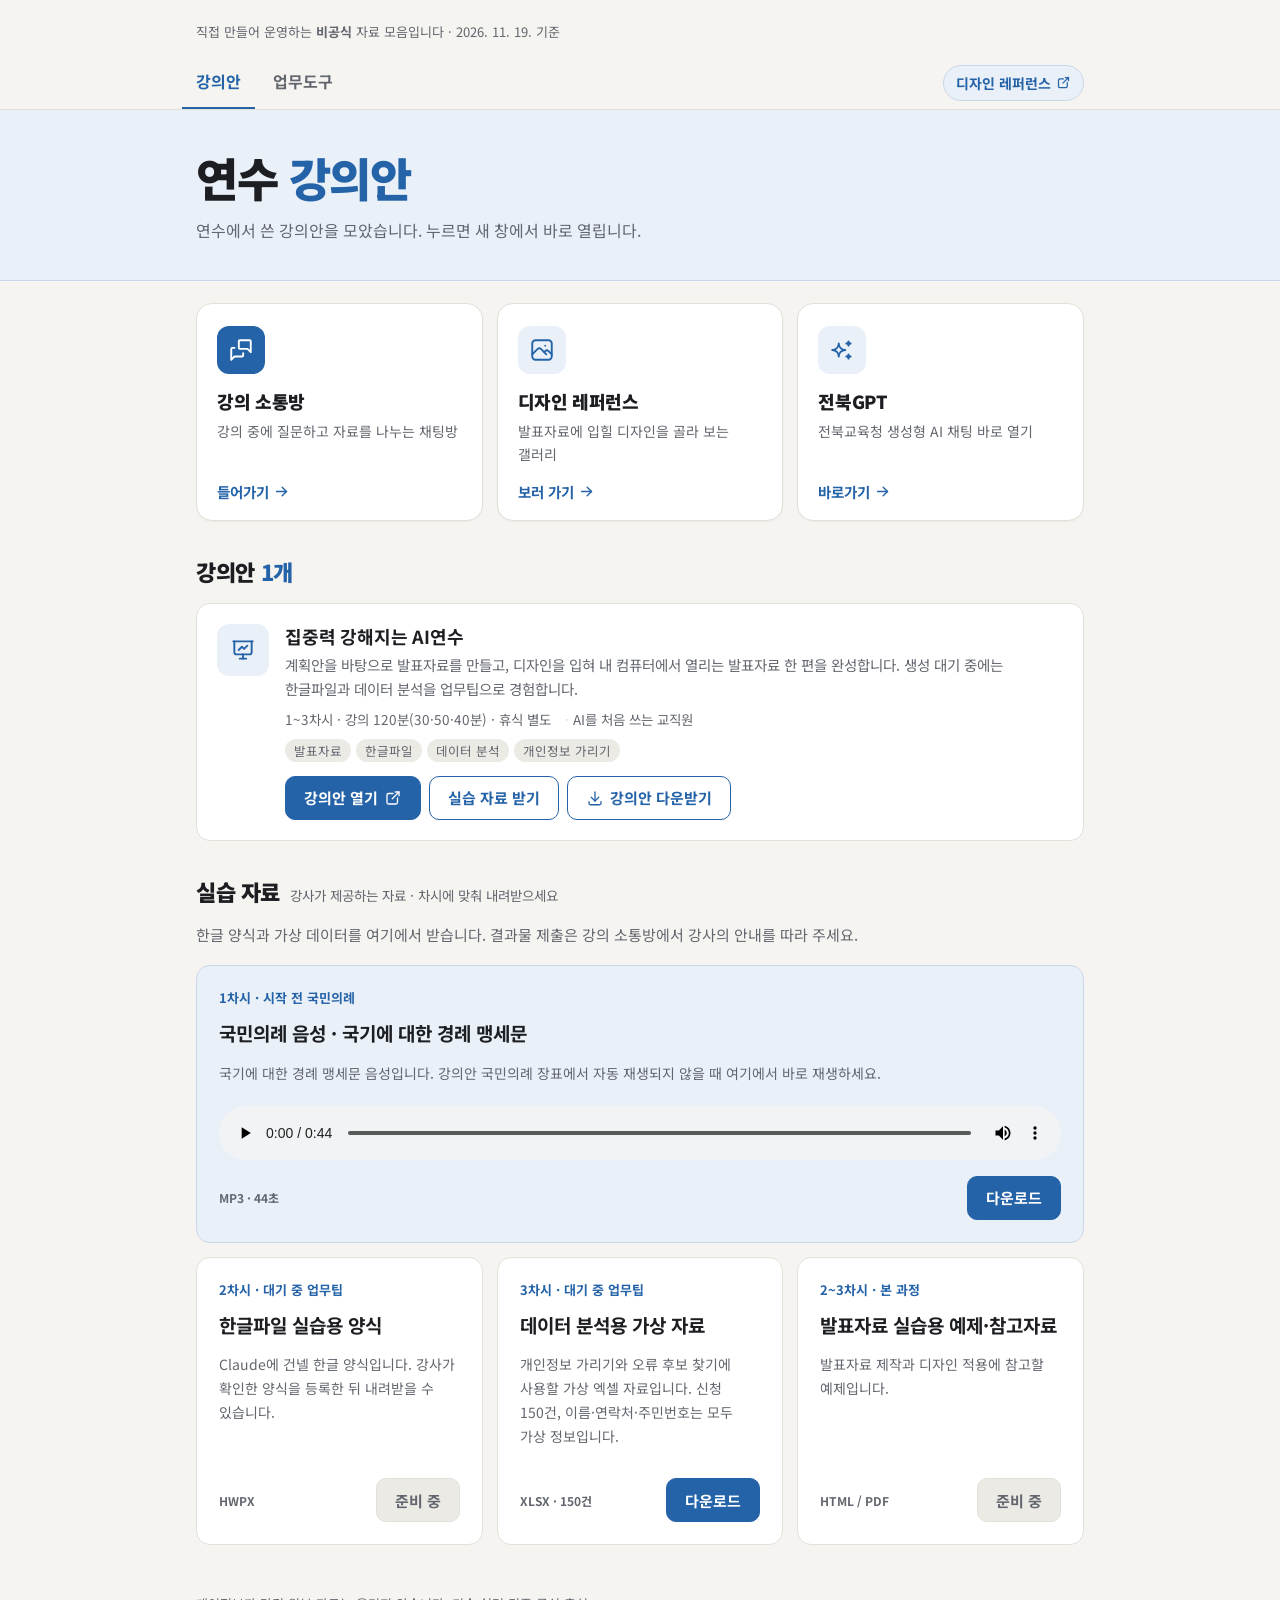
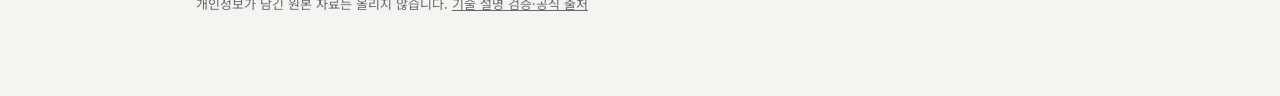
<file: index.html>
<!doctype html>
<html lang="ko">
<head>
<meta charset="utf-8">
<meta name="viewport" content="width=device-width,initial-scale=1">
<title>강의안</title>
<meta name="description" content="연수에서 쓴 강의안을 모았습니다. 누르면 새 창에서 바로 열립니다.">
<link rel="preconnect" href="https://fonts.googleapis.com">
<link rel="preconnect" href="https://fonts.gstatic.com" crossorigin>
<link rel="stylesheet" href="https://fonts.googleapis.com/css2?family=Noto+Sans+KR:wght@400;500;700;900&display=swap">
<link rel="stylesheet" href="assets/lec.css?v=20261117">
</head>
<body data-page="deck">
<div class="wrap">
  <div class="top">
    <small>직접 만들어 운영하는 <b>비공식</b> 자료 모음입니다<span id="stamp"></span></small>
    <nav class="tabs" aria-label="사이트">
      <a href="index.html" aria-current="page">강의안</a>
      <a href="tools.html">업무도구</a>
      <a class="ext" href="https://szxv7704-dot.github.io/design-reference-gallery/" target="_blank" rel="noopener">디자인 레퍼런스<svg viewBox="0 0 24 24" fill="none" stroke="currentColor" stroke-width="2" stroke-linecap="round" stroke-linejoin="round" aria-hidden="true"><path d="M12 6h-6a2 2 0 0 0 -2 2v10a2 2 0 0 0 2 2h10a2 2 0 0 0 2 -2v-6"/><path d="M11 13l9 -9"/><path d="M15 4h5v5"/></svg></a>
    </nav>
  </div>

  <section class="hero">
    <h1>연수 <em>강의안</em></h1>
    <p>연수에서 쓴 강의안을 모았습니다. 누르면 새 창에서 바로 열립니다.</p>
  </section>

  <!-- 바로가기 배너: 들어오자마자 보이도록 머리말 바로 아래. 주소는 여기서만 고친다 -->
  <nav class="quick" aria-label="바로가기">
    <a class="qcard" href="https://jbedu123.lovable.app/" target="_blank" rel="noopener">
      <span class="qico"><svg viewBox="0 0 24 24" fill="none" stroke="currentColor" stroke-width="1.75" stroke-linecap="round" stroke-linejoin="round" aria-hidden="true"><path d="M21 14l-3 -3h-7a1 1 0 0 1 -1 -1v-6a1 1 0 0 1 1 -1h9a1 1 0 0 1 1 1v10"/><path d="M14 15v2a1 1 0 0 1 -1 1h-7l-3 3v-10a1 1 0 0 1 1 -1h2"/></svg></span>
      <b>강의 소통방</b>
      <span class="qdesc">강의 중에 질문하고 자료를 나누는 채팅방</span>
      <span class="qgo">들어가기 <svg viewBox="0 0 24 24" fill="none" stroke="currentColor" stroke-width="2" stroke-linecap="round" stroke-linejoin="round" aria-hidden="true"><path d="M5 12h14"/><path d="M13 18l6 -6"/><path d="M13 6l6 6"/></svg></span>
    </a>
    <a class="qcard" href="https://szxv7704-dot.github.io/design-reference-gallery/" target="_blank" rel="noopener">
      <span class="qico"><svg viewBox="0 0 24 24" fill="none" stroke="currentColor" stroke-width="1.75" stroke-linecap="round" stroke-linejoin="round" aria-hidden="true"><path d="M15 8h.01"/><path d="M3 6a3 3 0 0 1 3 -3h12a3 3 0 0 1 3 3v12a3 3 0 0 1 -3 3h-12a3 3 0 0 1 -3 -3v-12z"/><path d="M3 16l5 -5c.928 -.893 2.072 -.893 3 0l5 5"/><path d="M14 14l1 -1c.928 -.893 2.072 -.893 3 0l3 3"/></svg></span>
      <b>디자인 레퍼런스</b>
      <span class="qdesc">발표자료에 입힐 디자인을 골라 보는 갤러리</span>
      <span class="qgo">보러 가기 <svg viewBox="0 0 24 24" fill="none" stroke="currentColor" stroke-width="2" stroke-linecap="round" stroke-linejoin="round" aria-hidden="true"><path d="M5 12h14"/><path d="M13 18l6 -6"/><path d="M13 6l6 6"/></svg></span>
    </a>
    <a class="qcard" href="https://ai.jbe.go.kr/dashboard/chat/40882" target="_blank" rel="noopener">
      <span class="qico"><svg viewBox="0 0 24 24" fill="none" stroke="currentColor" stroke-width="1.75" stroke-linecap="round" stroke-linejoin="round" aria-hidden="true"><path d="M16 18a2 2 0 0 1 2 2a2 2 0 0 1 2 -2a2 2 0 0 1 -2 -2a2 2 0 0 1 -2 2zm0 -12a2 2 0 0 1 2 2a2 2 0 0 1 2 -2a2 2 0 0 1 -2 -2a2 2 0 0 1 -2 2zm-7 12a6 6 0 0 1 6 -6a6 6 0 0 1 -6 -6a6 6 0 0 1 -6 6a6 6 0 0 1 6 6z"/></svg></span>
      <b>전북GPT</b>
      <span class="qdesc">전북교육청 생성형 AI 채팅 바로 열기</span>
      <span class="qgo">바로가기 <svg viewBox="0 0 24 24" fill="none" stroke="currentColor" stroke-width="2" stroke-linecap="round" stroke-linejoin="round" aria-hidden="true"><path d="M5 12h14"/><path d="M13 18l6 -6"/><path d="M13 6l6 6"/></svg></span>
    </a>
  </nav>

  <div class="head">
    <h2>강의안<em id="total"></em></h2>
    <small id="summary"></small>
  </div>
  <div class="seg" id="seg" role="group" aria-label="강의 나누기" hidden>
    <button type="button" data-s="" aria-pressed="true">전체<em></em></button>
    <button type="button" data-s="soon" aria-pressed="false">예정<em></em></button>
    <button type="button" data-s="done" aria-pressed="false">완료<em></em></button>
  </div>
  <ul class="list" id="list"></ul>

  <section id="practice" aria-labelledby="practice-title">
    <div class="head"><h2 id="practice-title">실습 자료</h2><small>강사가 제공하는 자료 · 차시에 맞춰 내려받으세요</small></div>
    <p class="practice-intro">한글 양식과 가상 데이터를 여기에서 받습니다. 결과물 제출은 강의 소통방에서 강사의 안내를 따라 주세요.</p>
    <div id="practice-list" class="practice-grid" aria-live="polite"><p>실습 자료 목록을 불러오는 중입니다.</p></div>
    <noscript>실습 자료 목록을 보려면 JavaScript를 켜 주세요.</noscript>
  </section>

  <footer>개인정보가 담긴 원본 자료는 올리지 않습니다. <a href="lectures/ai-work-simplify/fact-check.html">기술 설명 검증·공식 출처</a></footer>
</div>
<script src="assets/lec.js"></script>
<script src="assets/practice.js?v=20261117"></script>
</body>
</html>
</file>
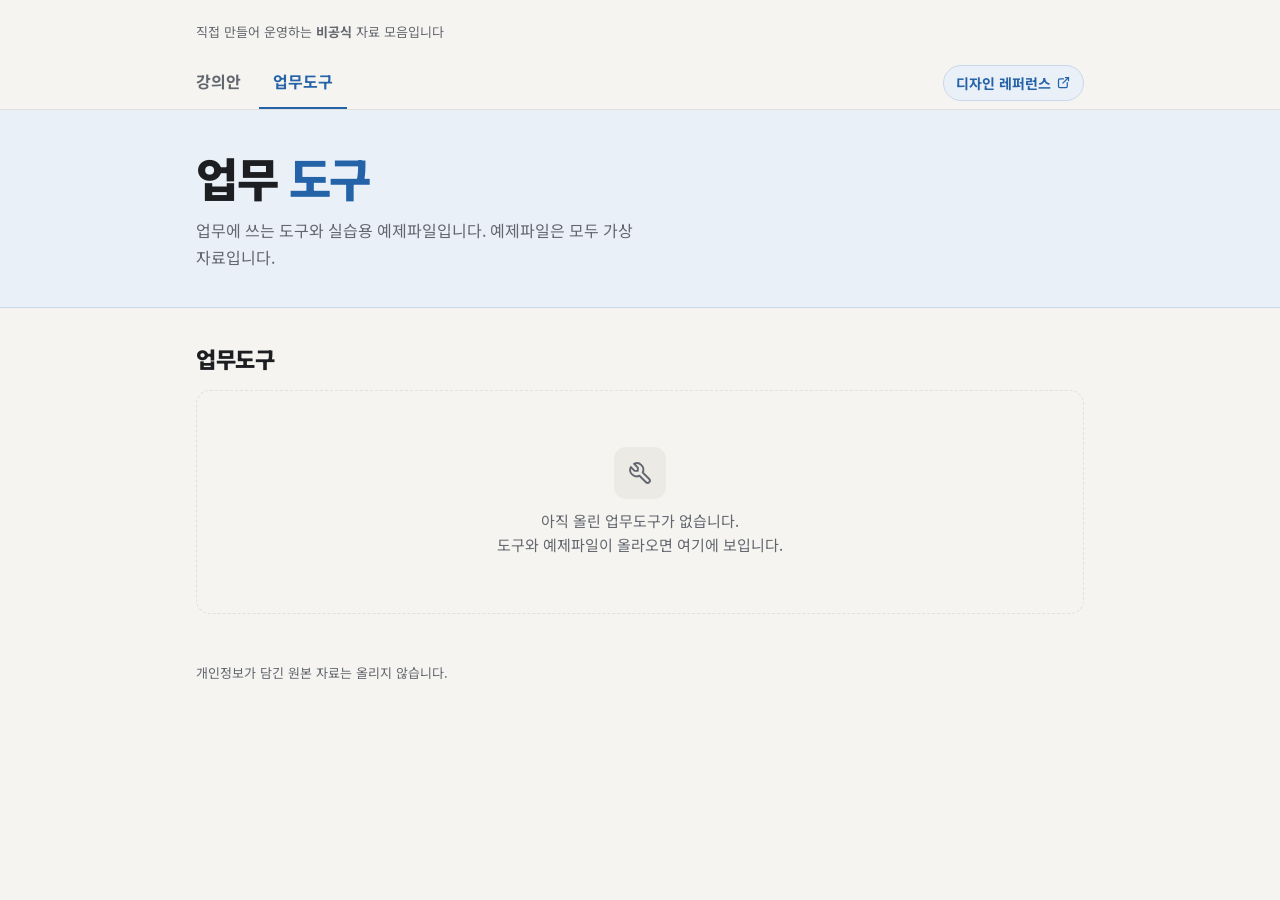
<file: tools.html>
<!doctype html>
<html lang="ko">
<head>
<meta charset="utf-8">
<meta name="viewport" content="width=device-width,initial-scale=1">
<title>업무도구</title>
<meta name="description" content="업무에 쓰는 도구와 실습용 예제파일입니다. 예제파일은 모두 가상 자료입니다.">
<link rel="preconnect" href="https://fonts.googleapis.com">
<link rel="preconnect" href="https://fonts.gstatic.com" crossorigin>
<link rel="stylesheet" href="https://fonts.googleapis.com/css2?family=Noto+Sans+KR:wght@400;500;700;900&display=swap">
<link rel="stylesheet" href="assets/lec.css">
</head>
<body data-page="tool">
<div class="wrap">
  <div class="top">
    <small>직접 만들어 운영하는 <b>비공식</b> 자료 모음입니다<span id="stamp"></span></small>
    <nav class="tabs" aria-label="사이트">
      <a href="index.html">강의안</a>
      <a href="tools.html" aria-current="page">업무도구</a>
      <a class="ext" href="https://szxv7704-dot.github.io/design-reference-gallery/" target="_blank" rel="noopener">디자인 레퍼런스<svg viewBox="0 0 24 24" fill="none" stroke="currentColor" stroke-width="2" stroke-linecap="round" stroke-linejoin="round" aria-hidden="true"><path d="M12 6h-6a2 2 0 0 0 -2 2v10a2 2 0 0 0 2 2h10a2 2 0 0 0 2 -2v-6"/><path d="M11 13l9 -9"/><path d="M15 4h5v5"/></svg></a>
    </nav>
  </div>

  <section class="hero">
    <h1>업무 <em>도구</em></h1>
    <p>업무에 쓰는 도구와 실습용 예제파일입니다. 예제파일은 모두 가상 자료입니다.</p>
  </section>

  <div class="head">
    <h2>업무도구<em id="total"></em></h2>
    <small id="summary"></small>
  </div>
  <ul class="list" id="list"></ul>

  <footer>개인정보가 담긴 원본 자료는 올리지 않습니다.</footer>
</div>
<script src="assets/lec.js"></script>
</body>
</html>
</file>
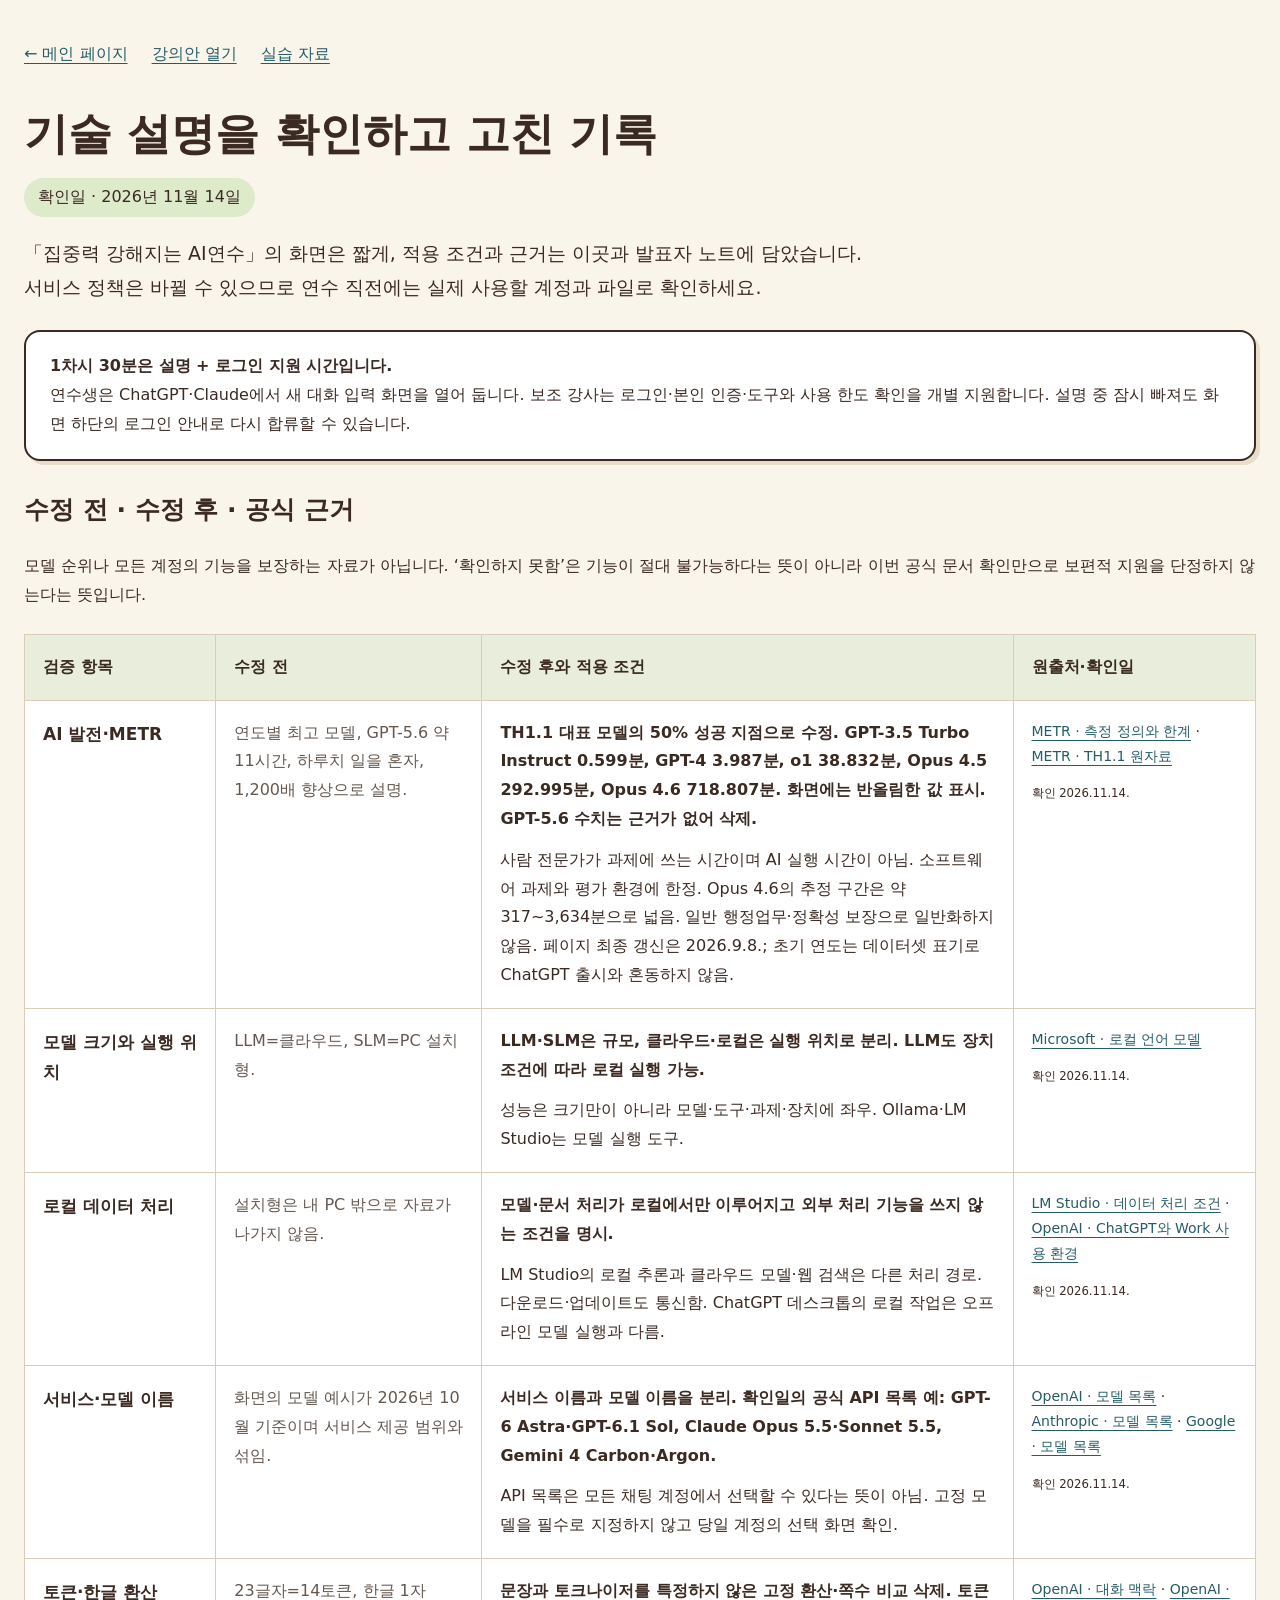
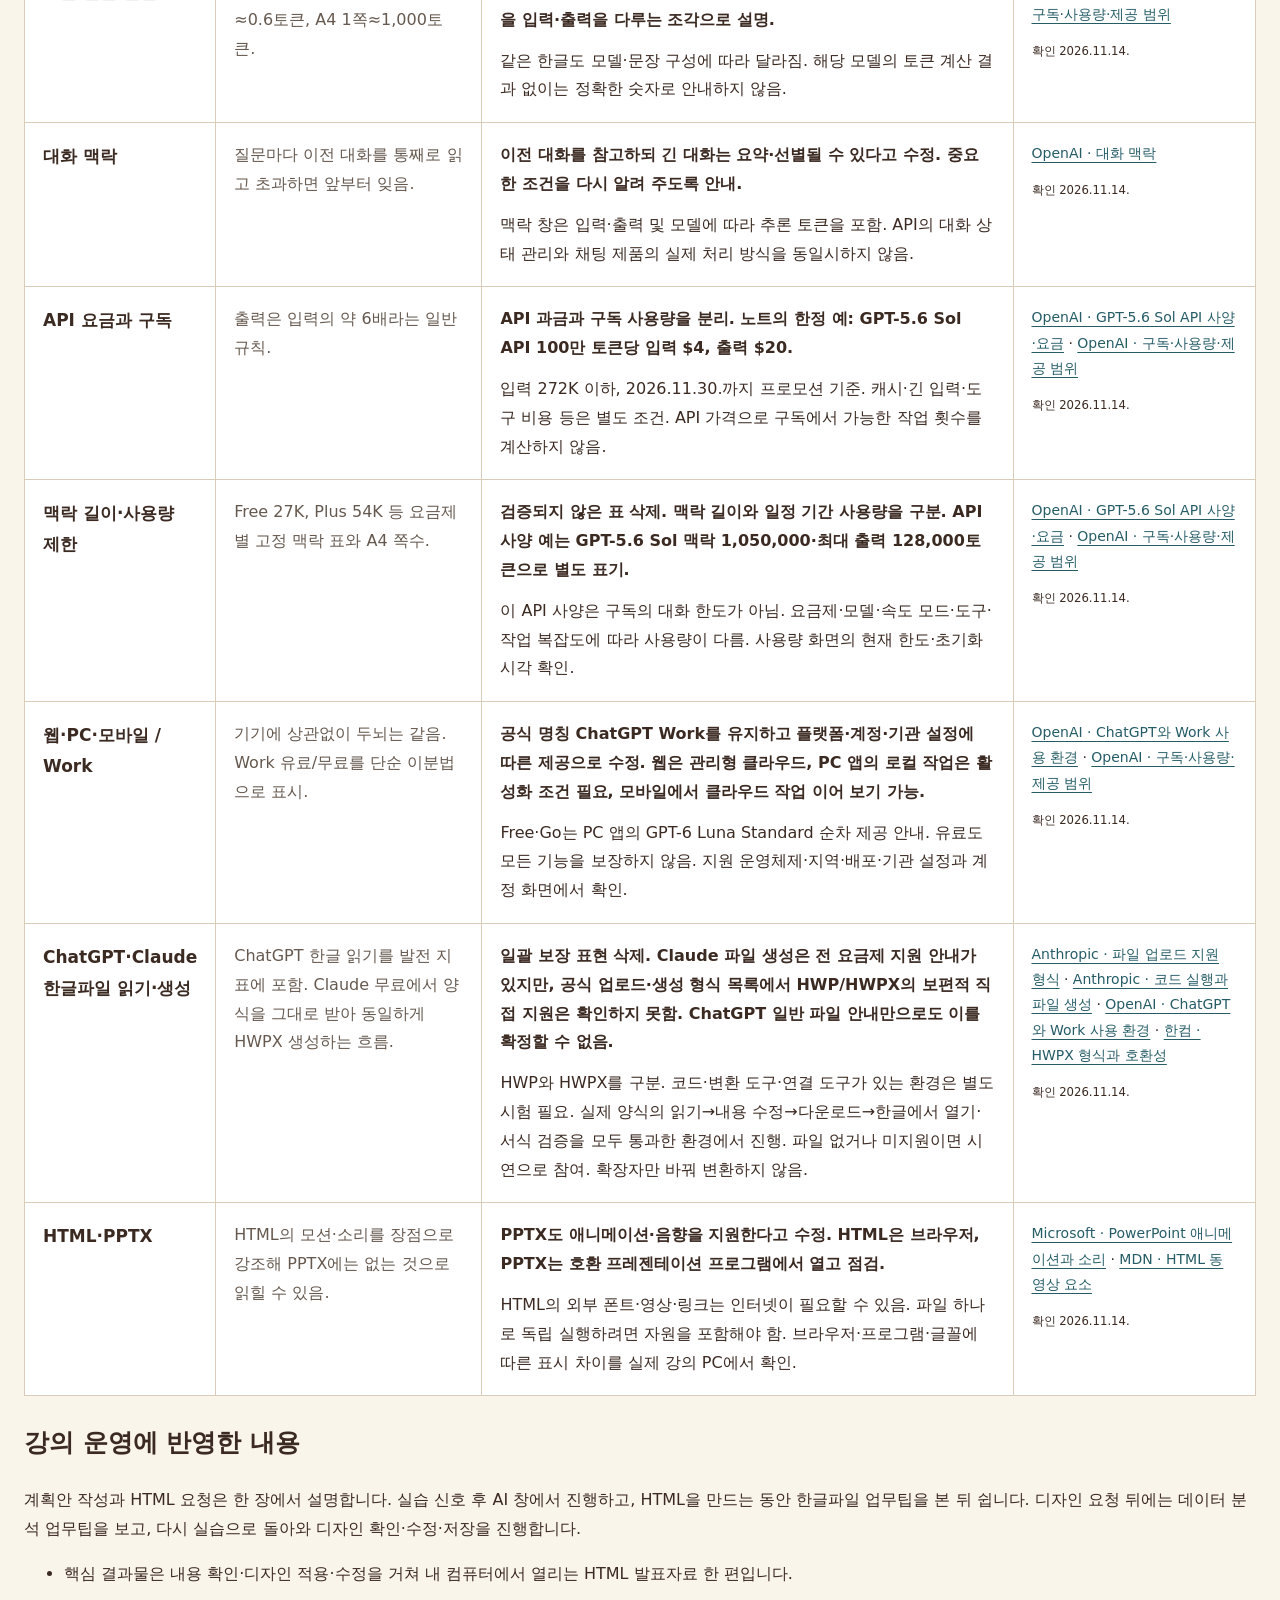
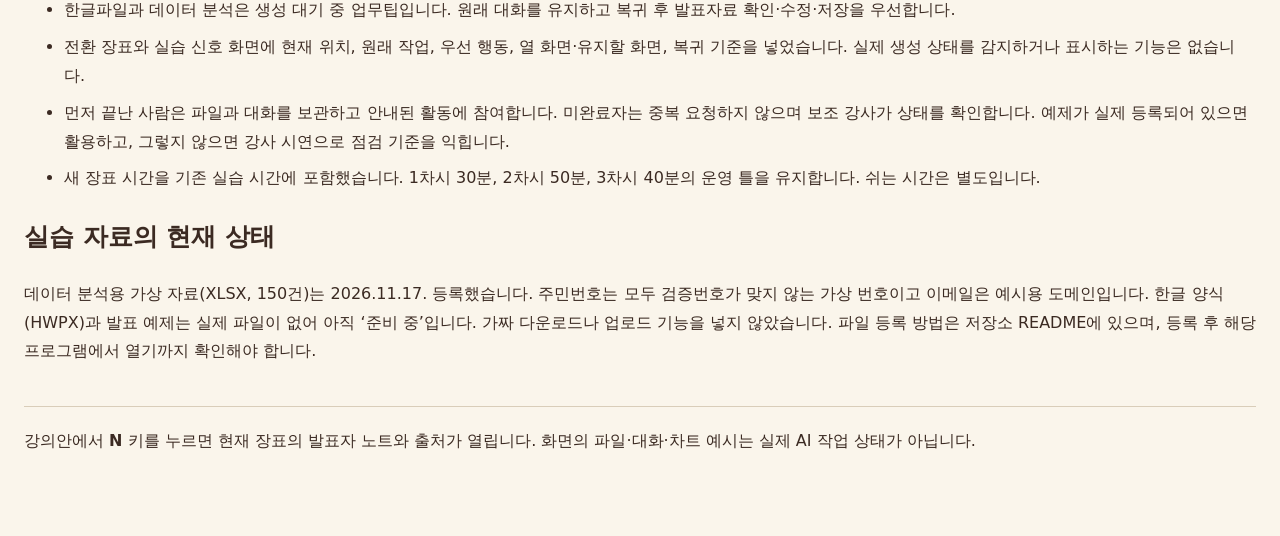
<file: lectures/ai-work-simplify/fact-check.html>
<!doctype html><html lang="ko"><meta charset="utf-8"><meta name="viewport" content="width=device-width,initial-scale=1"><title>기술 설명 검증 · 집중력 강해지는 AI연수</title><style>
*{box-sizing:border-box}body{margin:0;background:#FAF5EB;color:#3B2A22;font:16px/1.8 system-ui,sans-serif}main{max-width:1280px;margin:auto;padding:40px 24px 80px}a{color:#255C66;text-underline-offset:4px}nav{display:flex;gap:24px;flex-wrap:wrap}h1{font-size:clamp(28px,4vw,44px);line-height:1.3;margin:36px 0 16px}h2{font-size:25px}.lead{font-size:19px;max-width:850px}.badge{display:inline-block;background:#DDEBCB;padding:5px 14px;border-radius:30px}.notice{background:#FFF;padding:20px 24px;border:2px solid #3B2A22;border-radius:16px;margin:26px 0;box-shadow:4px 4px #E7DDCA}.table-wrap{overflow-x:auto;margin:24px 0}table{border-collapse:collapse;width:100%;min-width:870px;background:white}th,td{border:1px solid #D9CDB9;padding:18px;text-align:left;vertical-align:top}thead{background:#E8EEDB}tbody th{width:14%;font-size:17px}td:nth-child(2){width:22%;color:#65594F}td:nth-child(3){width:44%}td:last-child{width:20%;font-size:14px}td p{margin:12px 0 0}td small{display:block;margin-top:14px}strong{font-weight:600}li{margin:8px 0}footer{border-top:1px solid #D9CDB9;margin-top:40px;padding-top:20px}tr:target{outline:3px solid #E18155;outline-offset:-3px}@media print{main{padding:0}table{min-width:0;font-size:11px}.table-wrap{overflow:visible}a{color:inherit}tr{break-inside:avoid}}
</style><main><nav><a href="../../index.html">← 메인 페이지</a><a href="slides.html">강의안 열기</a><a href="../../index.html#practice">실습 자료</a></nav><h1>기술 설명을 확인하고 고친 기록</h1><span class="badge">확인일 · 2026년 11월 14일</span><p class="lead">「집중력 강해지는 AI연수」의 화면은 짧게, 적용 조건과 근거는 이곳과 발표자 노트에 담았습니다. 서비스 정책은 바뀔 수 있으므로 연수 직전에는 실제 사용할 계정과 파일로 확인하세요.</p><div class="notice"><strong>1차시 30분은 설명 + 로그인 지원 시간입니다.</strong><br>연수생은 ChatGPT·Claude에서 새 대화 입력 화면을 열어 둡니다. 보조 강사는 로그인·본인 인증·도구와 사용 한도 확인을 개별 지원합니다. 설명 중 잠시 빠져도 화면 하단의 로그인 안내로 다시 합류할 수 있습니다.</div><h2>수정 전 · 수정 후 · 공식 근거</h2><p>모델 순위나 모든 계정의 기능을 보장하는 자료가 아닙니다. ‘확인하지 못함’은 기능이 절대 불가능하다는 뜻이 아니라 이번 공식 문서 확인만으로 보편적 지원을 단정하지 않는다는 뜻입니다.</p><div class="table-wrap"><table><thead><tr><th>검증 항목</th><th>수정 전</th><th>수정 후와 적용 조건</th><th>원출처·확인일</th></tr></thead><tbody><tr id="metr"><th scope="row">AI 발전·METR</th><td>연도별 최고 모델, GPT-5.6 약 11시간, 하루치 일을 혼자, 1,200배 향상으로 설명.</td><td><strong>TH1.1 대표 모델의 50% 성공 지점으로 수정. GPT-3.5 Turbo Instruct 0.599분, GPT-4 3.987분, o1 38.832분, Opus 4.5 292.995분, Opus 4.6 718.807분. 화면에는 반올림한 값 표시. GPT-5.6 수치는 근거가 없어 삭제.</strong><p>사람 전문가가 과제에 쓰는 시간이며 AI 실행 시간이 아님. 소프트웨어 과제와 평가 환경에 한정. Opus 4.6의 추정 구간은 약 317~3,634분으로 넓음. 일반 행정업무·정확성 보장으로 일반화하지 않음. 페이지 최종 갱신은 2026.9.8.; 초기 연도는 데이터셋 표기로 ChatGPT 출시와 혼동하지 않음.</p></td><td><a href="https://metr.org/time-horizons/" target="_blank" rel="noopener">METR · 측정 정의와 한계</a> · <a href="https://metr.org/assets/benchmark_results_1_1.yaml" target="_blank" rel="noopener">METR · TH1.1 원자료</a><small>확인 2026.11.14.</small></td></tr><tr id="local"><th scope="row">모델 크기와 실행 위치</th><td>LLM=클라우드, SLM=PC 설치형.</td><td><strong>LLM·SLM은 규모, 클라우드·로컬은 실행 위치로 분리. LLM도 장치 조건에 따라 로컬 실행 가능.</strong><p>성능은 크기만이 아니라 모델·도구·과제·장치에 좌우. Ollama·LM Studio는 모델 실행 도구.</p></td><td><a href="https://learn.microsoft.com/en-us/windows/ai/apis/local-llms" target="_blank" rel="noopener">Microsoft · 로컬 언어 모델</a><small>확인 2026.11.14.</small></td></tr><tr id="privacy"><th scope="row">로컬 데이터 처리</th><td>설치형은 내 PC 밖으로 자료가 나가지 않음.</td><td><strong>모델·문서 처리가 로컬에서만 이루어지고 외부 처리 기능을 쓰지 않는 조건을 명시.</strong><p>LM Studio의 로컬 추론과 클라우드 모델·웹 검색은 다른 처리 경로. 다운로드·업데이트도 통신함. ChatGPT 데스크톱의 로컬 작업은 오프라인 모델 실행과 다름.</p></td><td><a href="https://lmstudio.ai/app-privacy" target="_blank" rel="noopener">LM Studio · 데이터 처리 조건</a> · <a href="https://learn.chatgpt.com/docs/use-chatgpt" target="_blank" rel="noopener">OpenAI · ChatGPT와 Work 사용 환경</a><small>확인 2026.11.14.</small></td></tr><tr id="models"><th scope="row">서비스·모델 이름</th><td>화면의 모델 예시가 2026년 10월 기준이며 서비스 제공 범위와 섞임.</td><td><strong>서비스 이름과 모델 이름을 분리. 확인일의 공식 API 목록 예: GPT-6 Astra·GPT-6.1 Sol, Claude Opus 5.5·Sonnet 5.5, Gemini 4 Carbon·Argon.</strong><p>API 목록은 모든 채팅 계정에서 선택할 수 있다는 뜻이 아님. 고정 모델을 필수로 지정하지 않고 당일 계정의 선택 화면 확인.</p></td><td><a href="https://developers.openai.com/api/docs/models" target="_blank" rel="noopener">OpenAI · 모델 목록</a> · <a href="https://platform.claude.com/docs/en/models/overview" target="_blank" rel="noopener">Anthropic · 모델 목록</a> · <a href="https://aistudio.google.com/docs/models" target="_blank" rel="noopener">Google · 모델 목록</a><small>확인 2026.11.14.</small></td></tr><tr id="tokens"><th scope="row">토큰·한글 환산</th><td>23글자=14토큰, 한글 1자≈0.6토큰, A4 1쪽≈1,000토큰.</td><td><strong>문장과 토크나이저를 특정하지 않은 고정 환산·쪽수 비교 삭제. 토큰을 입력·출력을 다루는 조각으로 설명.</strong><p>같은 한글도 모델·문장 구성에 따라 달라짐. 해당 모델의 토큰 계산 결과 없이는 정확한 숫자로 안내하지 않음.</p></td><td><a href="https://developers.openai.com/api/docs/guides/conversation-state" target="_blank" rel="noopener">OpenAI · 대화 맥락</a> · <a href="https://learn.chatgpt.com/docs/pricing" target="_blank" rel="noopener">OpenAI · 구독·사용량·제공 범위</a><small>확인 2026.11.14.</small></td></tr><tr id="history"><th scope="row">대화 맥락</th><td>질문마다 이전 대화를 통째로 읽고 초과하면 앞부터 잊음.</td><td><strong>이전 대화를 참고하되 긴 대화는 요약·선별될 수 있다고 수정. 중요한 조건을 다시 알려 주도록 안내.</strong><p>맥락 창은 입력·출력 및 모델에 따라 추론 토큰을 포함. API의 대화 상태 관리와 채팅 제품의 실제 처리 방식을 동일시하지 않음.</p></td><td><a href="https://developers.openai.com/api/docs/guides/conversation-state" target="_blank" rel="noopener">OpenAI · 대화 맥락</a><small>확인 2026.11.14.</small></td></tr><tr id="pricing"><th scope="row">API 요금과 구독</th><td>출력은 입력의 약 6배라는 일반 규칙.</td><td><strong>API 과금과 구독 사용량을 분리. 노트의 한정 예: GPT-5.6 Sol API 100만 토큰당 입력 $4, 출력 $20.</strong><p>입력 272K 이하, 2026.11.30.까지 프로모션 기준. 캐시·긴 입력·도구 비용 등은 별도 조건. API 가격으로 구독에서 가능한 작업 횟수를 계산하지 않음.</p></td><td><a href="https://developers.openai.com/api/docs/models/gpt-5.6-sol" target="_blank" rel="noopener">OpenAI · GPT-5.6 Sol API 사양·요금</a> · <a href="https://learn.chatgpt.com/docs/pricing" target="_blank" rel="noopener">OpenAI · 구독·사용량·제공 범위</a><small>확인 2026.11.14.</small></td></tr><tr id="limits"><th scope="row">맥락 길이·사용량 제한</th><td>Free 27K, Plus 54K 등 요금제별 고정 맥락 표와 A4 쪽수.</td><td><strong>검증되지 않은 표 삭제. 맥락 길이와 일정 기간 사용량을 구분. API 사양 예는 GPT-5.6 Sol 맥락 1,050,000·최대 출력 128,000토큰으로 별도 표기.</strong><p>이 API 사양은 구독의 대화 한도가 아님. 요금제·모델·속도 모드·도구·작업 복잡도에 따라 사용량이 다름. 사용량 화면의 현재 한도·초기화 시각 확인.</p></td><td><a href="https://developers.openai.com/api/docs/models/gpt-5.6-sol" target="_blank" rel="noopener">OpenAI · GPT-5.6 Sol API 사양·요금</a> · <a href="https://learn.chatgpt.com/docs/pricing" target="_blank" rel="noopener">OpenAI · 구독·사용량·제공 범위</a><small>확인 2026.11.14.</small></td></tr><tr id="clients"><th scope="row">웹·PC·모바일 / Work</th><td>기기에 상관없이 두뇌는 같음. Work 유료/무료를 단순 이분법으로 표시.</td><td><strong>공식 명칭 ChatGPT Work를 유지하고 플랫폼·계정·기관 설정에 따른 제공으로 수정. 웹은 관리형 클라우드, PC 앱의 로컬 작업은 활성화 조건 필요, 모바일에서 클라우드 작업 이어 보기 가능.</strong><p>Free·Go는 PC 앱의 GPT-6 Luna Standard 순차 제공 안내. 유료도 모든 기능을 보장하지 않음. 지원 운영체제·지역·배포·기관 설정과 계정 화면에서 확인.</p></td><td><a href="https://learn.chatgpt.com/docs/use-chatgpt" target="_blank" rel="noopener">OpenAI · ChatGPT와 Work 사용 환경</a> · <a href="https://learn.chatgpt.com/docs/pricing" target="_blank" rel="noopener">OpenAI · 구독·사용량·제공 범위</a><small>확인 2026.11.14.</small></td></tr><tr id="hwpx"><th scope="row">ChatGPT·Claude 한글파일 읽기·생성</th><td>ChatGPT 한글 읽기를 발전 지표에 포함. Claude 무료에서 양식을 그대로 받아 동일하게 HWPX 생성하는 흐름.</td><td><strong>일괄 보장 표현 삭제. Claude 파일 생성은 전 요금제 지원 안내가 있지만, 공식 업로드·생성 형식 목록에서 HWP/HWPX의 보편적 직접 지원은 확인하지 못함. ChatGPT 일반 파일 안내만으로도 이를 확정할 수 없음.</strong><p>HWP와 HWPX를 구분. 코드·변환 도구·연결 도구가 있는 환경은 별도 시험 필요. 실제 양식의 읽기→내용 수정→다운로드→한글에서 열기·서식 검증을 모두 통과한 환경에서 진행. 파일 없거나 미지원이면 시연으로 참여. 확장자만 바꿔 변환하지 않음.</p></td><td><a href="https://support.claude.com/en/articles/8241126-upload-files-to-claude" target="_blank" rel="noopener">Anthropic · 파일 업로드 지원 형식</a> · <a href="https://support.claude.com/en/articles/12111783-create-and-edit-files-with-claude" target="_blank" rel="noopener">Anthropic · 코드 실행과 파일 생성</a> · <a href="https://learn.chatgpt.com/docs/use-chatgpt" target="_blank" rel="noopener">OpenAI · ChatGPT와 Work 사용 환경</a> · <a href="https://online.hancom.co.kr/support/faqCenter/faq/detail/2784" target="_blank" rel="noopener">한컴 · HWPX 형식과 호환성</a><small>확인 2026.11.14.</small></td></tr><tr id="formats"><th scope="row">HTML·PPTX</th><td>HTML의 모션·소리를 장점으로 강조해 PPTX에는 없는 것으로 읽힐 수 있음.</td><td><strong>PPTX도 애니메이션·음향을 지원한다고 수정. HTML은 브라우저, PPTX는 호환 프레젠테이션 프로그램에서 열고 점검.</strong><p>HTML의 외부 폰트·영상·링크는 인터넷이 필요할 수 있음. 파일 하나로 독립 실행하려면 자원을 포함해야 함. 브라우저·프로그램·글꼴에 따른 표시 차이를 실제 강의 PC에서 확인.</p></td><td><a href="https://support.microsoft.com/en-us/powerpoint/add-sound-effects-to-an-animation-or-hyperlink" target="_blank" rel="noopener">Microsoft · PowerPoint 애니메이션과 소리</a> · <a href="https://developer.mozilla.org/en-US/docs/Web/HTML/Reference/Elements/video" target="_blank" rel="noopener">MDN · HTML 동영상 요소</a><small>확인 2026.11.14.</small></td></tr></tbody></table></div><h2>강의 운영에 반영한 내용</h2><p>계획안 작성과 HTML 요청은 한 장에서 설명합니다. 실습 신호 후 AI 창에서 진행하고, HTML을 만드는 동안 한글파일 업무팁을 본 뒤 쉽니다. 디자인 요청 뒤에는 데이터 분석 업무팁을 보고, 다시 실습으로 돌아와 디자인 확인·수정·저장을 진행합니다.</p><ul><li>핵심 결과물은 내용 확인·디자인 적용·수정을 거쳐 내 컴퓨터에서 열리는 HTML 발표자료 한 편입니다.</li><li>한글파일과 데이터 분석은 생성 대기 중 업무팁입니다. 원래 대화를 유지하고 복귀 후 발표자료 확인·수정·저장을 우선합니다.</li><li>전환 장표와 실습 신호 화면에 현재 위치, 원래 작업, 우선 행동, 열 화면·유지할 화면, 복귀 기준을 넣었습니다. 실제 생성 상태를 감지하거나 표시하는 기능은 없습니다.</li><li>먼저 끝난 사람은 파일과 대화를 보관하고 안내된 활동에 참여합니다. 미완료자는 중복 요청하지 않으며 보조 강사가 상태를 확인합니다. 예제가 실제 등록되어 있으면 활용하고, 그렇지 않으면 강사 시연으로 점검 기준을 익힙니다.</li><li>새 장표 시간을 기존 실습 시간에 포함했습니다. 1차시 30분, 2차시 50분, 3차시 40분의 운영 틀을 유지합니다. 쉬는 시간은 별도입니다.</li></ul><h2>실습 자료의 현재 상태</h2><p>데이터 분석용 가상 자료(XLSX, 150건)는 2026.11.17. 등록했습니다. 주민번호는 모두 검증번호가 맞지 않는 가상 번호이고 이메일은 예시용 도메인입니다. 한글 양식(HWPX)과 발표 예제는 실제 파일이 없어 아직 ‘준비 중’입니다. 가짜 다운로드나 업로드 기능을 넣지 않았습니다. 파일 등록 방법은 저장소 README에 있으며, 등록 후 해당 프로그램에서 열기까지 확인해야 합니다.</p><footer>강의안에서 <strong>N</strong> 키를 누르면 현재 장표의 발표자 노트와 출처가 열립니다. 화면의 파일·대화·차트 예시는 실제 AI 작업 상태가 아닙니다.</footer></main></html>
</file>
<file: assets/lec.css>
/* 강의안 · 업무도구 두 페이지 공용 */
:root{
  --bg:#F5F4F0; --card:#FFFFFF; --ink:#1C1E22; --soft:#62666E; --line:#E2E0DA; --chip:#ECEAE4;
  --acc:#2563A8; --acc-bg:#EAF0F8; --acc-line:#C9D7EA;
  --soon:#8A5A00; --soon-bg:#FFF4D6; --soon-line:#E9C97A;
  --done:#2E6B3F; --done-bg:#E5F2E8;
  --f:"Noto Sans KR","Apple SD Gothic Neo","Malgun Gothic",sans-serif;
}
*{box-sizing:border-box}
html,body{margin:0;overflow-x:clip;background:var(--bg);color:var(--ink);font-family:var(--f);word-break:keep-all}
a{color:inherit}
.wrap{max-width:920px;margin:0 auto;padding:0 16px 80px}
/* 위 띠: 사이트 안 이동 */
.top{padding:22px 0 0}
.top small{display:block;font-size:13px;color:var(--soft);line-height:1.6}
.tabs{display:flex;gap:4px;margin:14px calc(50% - 50vw) 0;padding:0 calc(50vw - 50%);border-bottom:1px solid var(--line);overflow-x:auto;scrollbar-width:none}
.tabs::-webkit-scrollbar{display:none}
.tabs a{flex:none;padding:12px 14px 13px;font-size:16px;font-weight:700;text-decoration:none;color:var(--soft);border-bottom:3px solid transparent;margin-bottom:-1px}
.tabs a:first-child{margin-left:-14px}
.tabs a[aria-current=page]{color:var(--acc);border-bottom-color:var(--acc)}
/* 바깥 사이트로 가는 단추: 탭 줄 오른쪽 끝, 새 창 */
.tabs a.ext{margin:8px 0 8px auto;padding:0 12px;display:inline-flex;align-items:center;gap:5px;min-height:36px;align-self:center;
  border:1px solid var(--acc-line);border-radius:999px;background:var(--acc-bg);color:var(--acc);font-size:14px;border-bottom-width:1px}
.tabs a.ext:hover{border-color:var(--acc)}
.tabs a.ext svg{width:15px;height:15px}
.tabs .sep{flex:none;width:1px;margin:14px 6px;background:var(--line)}
/* 머리말: 띠는 화면 양 끝까지, 글은 본문 폭에 맞춘다 */
.hero{margin:0 calc(50% - 50vw);padding:40px calc(50vw - 50%) 36px;background:var(--acc-bg);border-bottom:1px solid var(--acc-line)}
.hero h1{margin:0;font-size:clamp(30px,6vw,46px);font-weight:900;letter-spacing:-.03em;line-height:1.2}
.hero h1 em{font-style:normal;color:var(--acc)}
.hero p{margin:12px 0 0;font-size:16px;line-height:1.7;color:var(--soft);max-width:56ch}
/* 목록 머리 */
.head{display:flex;flex-wrap:wrap;align-items:baseline;gap:4px 10px;margin:34px 0 0}
.head h2{margin:0;font-size:22px;font-weight:900;letter-spacing:-.02em}
.head h2 em{font-style:normal;color:var(--acc);margin-left:6px}
.head small{font-size:13.5px;color:var(--soft)}
.seg{display:inline-flex;background:var(--chip);border-radius:999px;padding:3px;margin:14px 0 0}
.seg[hidden]{display:none}
.seg button{border:0;background:none;font:500 14px var(--f);padding:7px 14px;border-radius:999px;cursor:pointer;color:var(--soft);min-height:36px}
.seg button em{font-style:normal;margin-left:4px;font-size:12px}
.seg button[aria-pressed=true]{background:var(--card);color:var(--ink);box-shadow:0 1px 2px rgba(0,0,0,.08)}
.list{display:flex;flex-direction:column;gap:14px;margin:16px 0 0;padding:0;list-style:none}
/* 아이콘 칸 */
.ico{display:grid;place-items:center;width:52px;height:52px;border-radius:12px;background:var(--acc-bg);color:var(--acc)}
.ico svg{width:26px;height:26px}
/* 바로가기 배너: 머리말 바로 아래 카드 세 장. 넓은 화면은 한 줄, 좁은 화면은 가로형 카드로 쌓는다 */
.quick{display:grid;grid-template-columns:repeat(3,minmax(0,1fr));gap:14px;margin:22px 0 0}
.qcard{position:relative;display:flex;flex-direction:column;align-items:flex-start;gap:6px;padding:22px 20px 18px;border:1px solid var(--line);border-radius:16px;background:var(--card);
  text-decoration:none;color:var(--ink);box-shadow:0 1px 2px rgba(0,0,0,.04);transition:border-color .15s,box-shadow .15s,transform .15s}
.qcard:hover{border-color:var(--acc);box-shadow:0 6px 18px rgba(37,99,168,.12);transform:translateY(-2px)}
.qico{display:grid;place-items:center;width:48px;height:48px;border-radius:12px;background:var(--acc-bg);color:var(--acc);margin-bottom:8px}
.qico svg{width:26px;height:26px}
.qcard:first-child .qico{background:var(--acc);color:#fff}
.qcard b{font-size:18px;font-weight:900;letter-spacing:-.02em}
.qdesc{font-size:14px;line-height:1.6;color:var(--soft)}
.qgo{display:inline-flex;align-items:center;gap:4px;margin-top:auto;padding-top:10px;font-size:14.5px;font-weight:700;color:var(--acc)}
.qgo svg{width:17px;height:17px;transition:transform .15s}
.qcard:hover .qgo svg{transform:translateX(3px)}
@media (max-width:680px){
  .quick{grid-template-columns:1fr;gap:10px;margin-top:18px}
  .qcard{display:grid;grid-template-columns:auto 1fr auto;grid-template-rows:auto auto;column-gap:14px;row-gap:2px;align-items:center;padding:14px 16px}
  .qico{grid-row:1 / 3;width:44px;height:44px;margin:0}
  .qcard b{font-size:16.5px}
  .qdesc{grid-column:2;font-size:13.5px;line-height:1.5}
  .qgo{grid-column:3;grid-row:1 / 3;margin:0;padding:0;font-size:0}
  .qgo svg{width:20px;height:20px}
}
/* 단추 */
.btn{display:inline-flex;align-items:center;justify-content:center;gap:6px;min-height:44px;padding:0 18px;border-radius:10px;font:700 15px var(--f);text-decoration:none;white-space:nowrap;
  border:1px solid var(--acc);background:var(--acc);color:#fff;cursor:pointer}
.btn.ghost{background:var(--card);color:var(--acc)}
.btn svg{width:18px;height:18px;flex:none}
.btn small{font-weight:500;opacity:.8}
.btn[aria-disabled=true]{border-color:var(--line);background:var(--chip);color:var(--soft);cursor:default}
/* 카드 */
.item{display:grid;grid-template-columns:auto 1fr;gap:16px;padding:20px;border:1px solid var(--line);border-radius:14px;background:var(--card)}
.item.done .ico{background:var(--chip);color:var(--soft)}
.when{display:flex;flex-wrap:wrap;align-items:center;gap:6px 10px;font-size:15px;font-weight:700;font-variant-numeric:tabular-nums}
.badge{display:inline-block;padding:2px 10px;border-radius:999px;font-size:13px;font-weight:700;border:1px solid transparent}
.badge.soon{background:var(--soon-bg);color:var(--soon);border-color:var(--soon-line)}
.badge.today{background:var(--acc);color:#fff}
.badge.done{background:var(--done-bg);color:var(--done)}
.item h3{margin:0;font-size:18px;line-height:1.4;letter-spacing:-.01em}
.when + h3{margin-top:8px}
.item p{margin:4px 0 0;font-size:14.5px;line-height:1.65;color:var(--soft)}
.meta{display:flex;flex-wrap:wrap;gap:4px 14px;margin:8px 0 0;padding:0;list-style:none;font-size:13.5px;color:var(--soft)}
.meta li::before{content:"· ";color:var(--line)}
.meta li:first-child::before{content:""}
.tags{display:flex;flex-wrap:wrap;gap:5px;margin:10px 0 0}
.tags span{font-size:12.5px;padding:2px 9px;border-radius:999px;background:var(--chip);color:var(--soft)}
.acts{display:flex;flex-wrap:wrap;gap:8px;margin:14px 0 0}
/* 빈 화면 */
.empty{display:flex;flex-direction:column;align-items:center;gap:10px;padding:56px 16px;border:1px dashed var(--line);border-radius:14px;text-align:center;color:var(--soft);font-size:15px;line-height:1.6;grid-column:1 / -1}
.empty .ico{background:var(--chip);color:var(--soft)}
footer{margin-top:48px;font-size:13px;color:var(--soft);line-height:1.7}
a:focus-visible,button:focus-visible{outline:2px solid var(--acc);outline-offset:2px}
@media (max-width:560px){
  .tabs{gap:0}
  .tabs a{padding:12px 10px 13px;font-size:15px}
  .tabs a:first-child{margin-left:-10px}
  .tabs a.ext{padding:0 10px;font-size:13.5px;margin-left:12px}
  .tabs .sep{margin:14px 4px}
  .item{grid-template-columns:1fr;gap:10px}
  .item .ico{width:40px;height:40px;border-radius:10px}
  .item .ico svg{width:22px;height:22px}
  .acts .btn{flex:1 1 auto}
}
@media (prefers-reduced-motion:reduce){*{transition:none!important}}
@media print{.tabs,.seg,.quick{display:none}.hero{background:none}.item{break-inside:avoid}}
/* 아주 좁은 화면(360px 안팎): 바깥 단추의 아이콘을 빼서 탭 줄이 한 화면에 들어가게 */
@media (max-width:380px){.tabs a.ext{margin-left:6px;padding:0 9px}.tabs a.ext svg{display:none}}

/* 연수생용 실습 자료: 정적 파일 + JSON 목록 */
#practice{scroll-margin-top:24px}.practice-intro{color:var(--soft);line-height:1.7;font-size:15px}
.practice-grid{display:grid;grid-template-columns:repeat(3,minmax(0,1fr));gap:14px;margin-top:18px}
.practice-card{background:white;border:1px solid var(--line);border-radius:14px;padding:22px;display:flex;flex-direction:column;min-width:0}
.practice-session{font-size:13px;font-weight:700;color:var(--acc);margin:0 0 12px}
.practice-card h3{font-size:19px;line-height:1.5;margin:0}.practice-desc{font-size:14px;line-height:1.7;color:var(--soft);flex:1}
.practice-bottom{display:flex;flex-wrap:wrap;align-items:center;justify-content:space-between;gap:10px;margin-top:16px}.practice-format{font-weight:700;font-size:12px;color:var(--soft)}
.practice-audio{grid-column:1/-1;border-color:var(--acc-line);background:var(--acc-bg)}.practice-audio .practice-desc{flex:none}.practice-audio audio{width:100%;margin-top:6px}
@media(max-width:680px){.practice-grid{grid-template-columns:1fr}.practice-card{padding:20px}.practice-desc{margin-bottom:0}}
</file>
